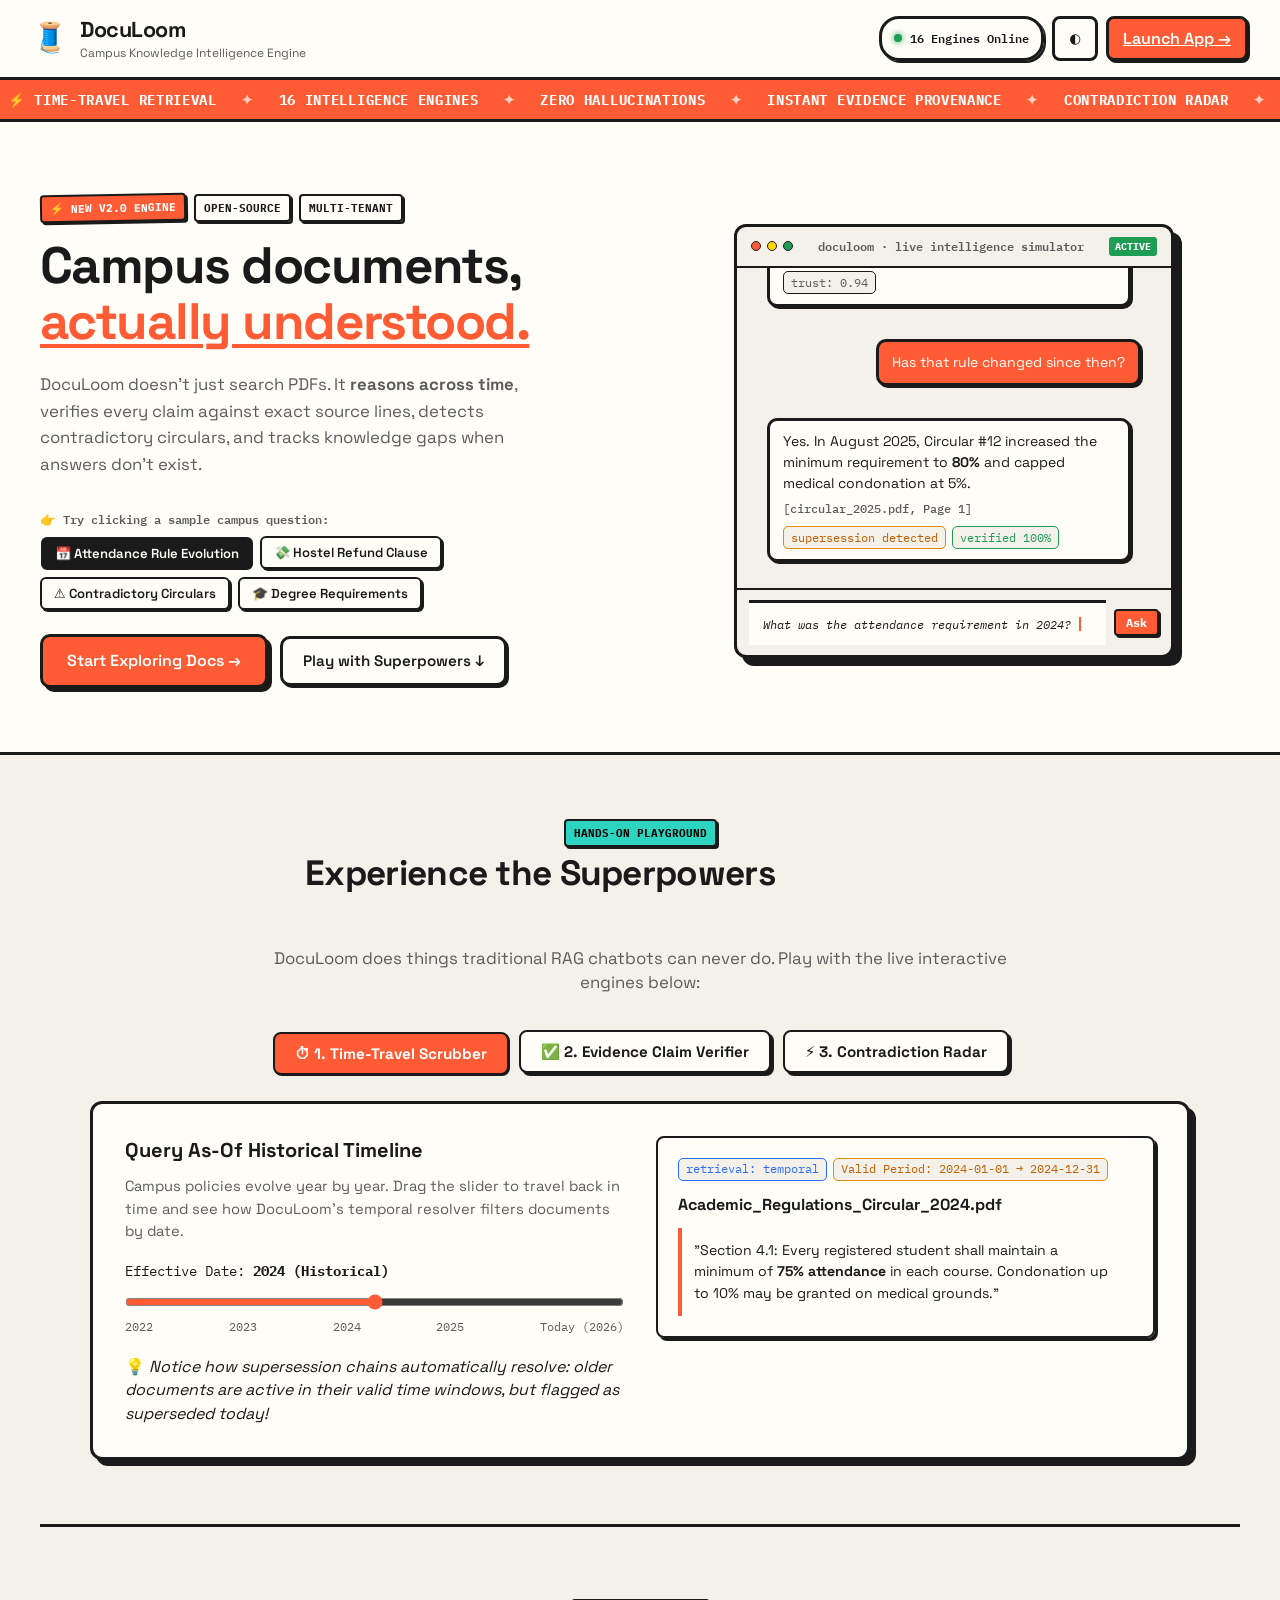
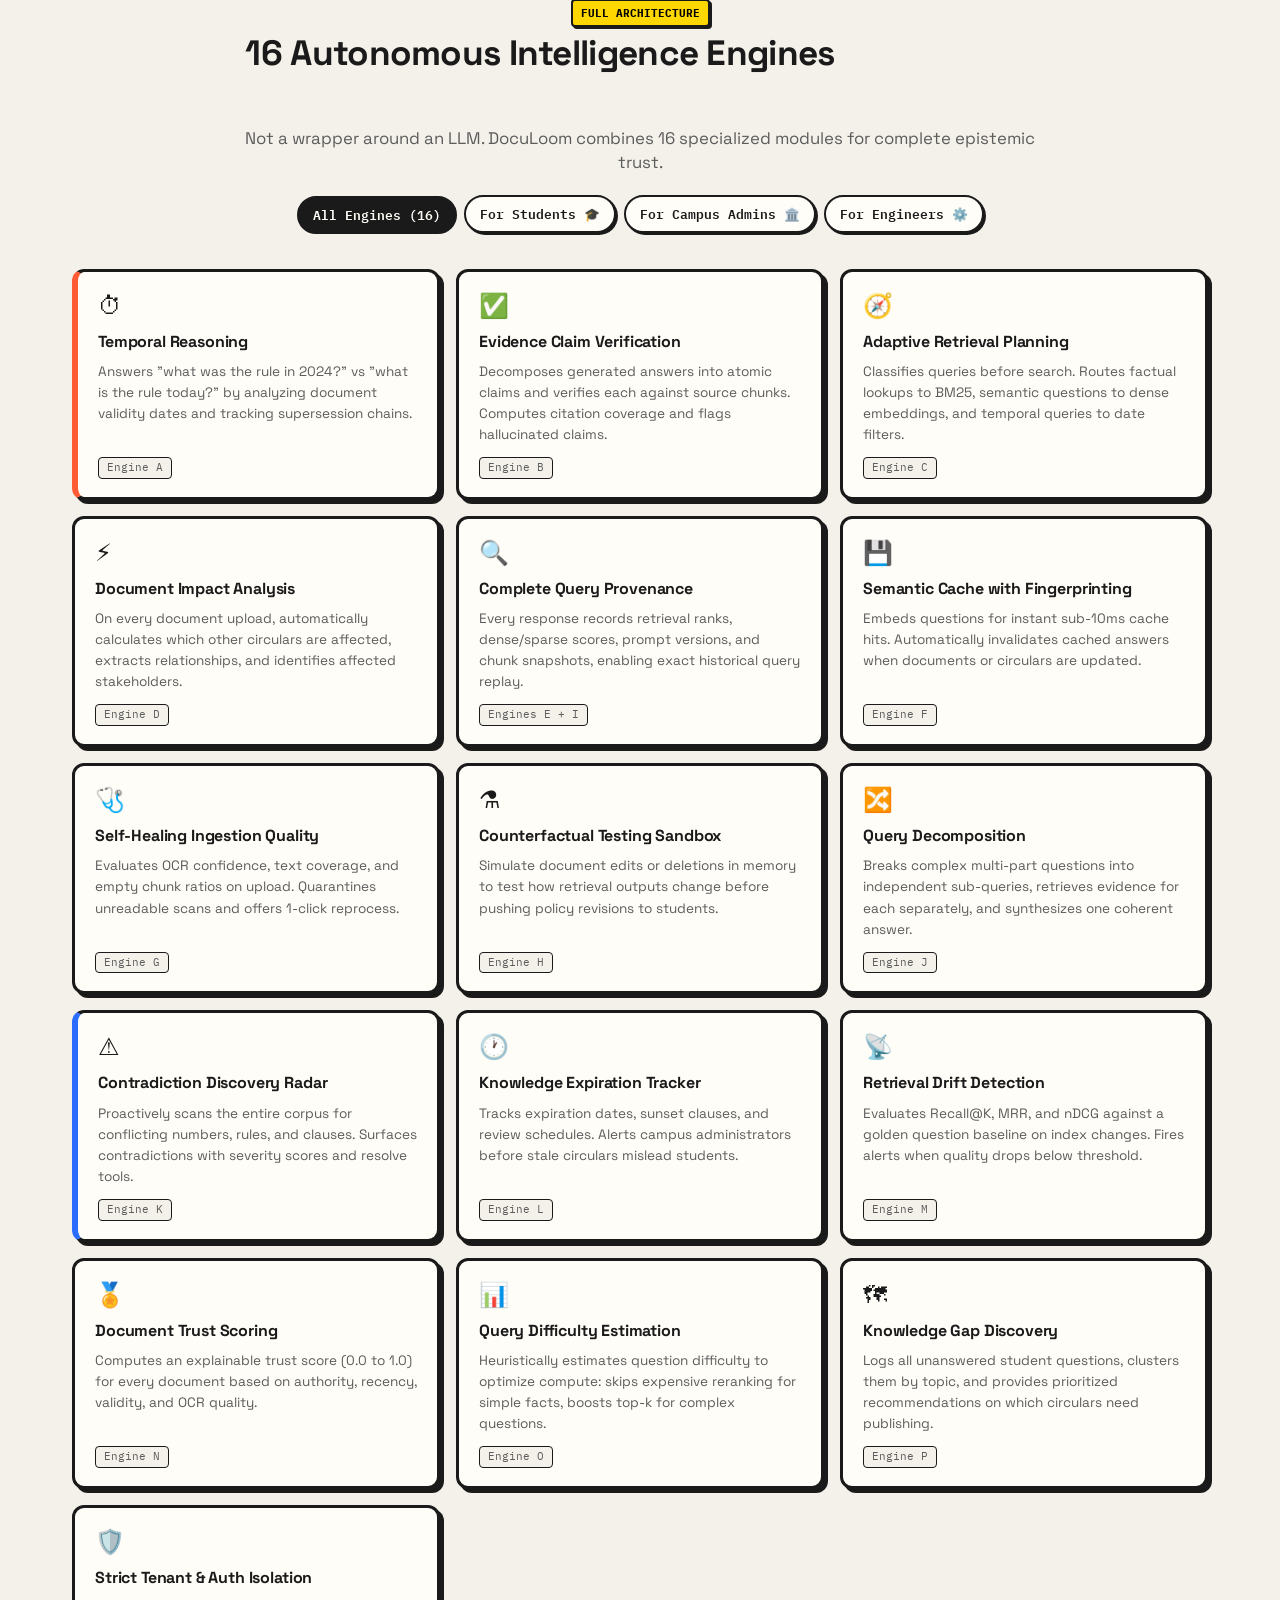
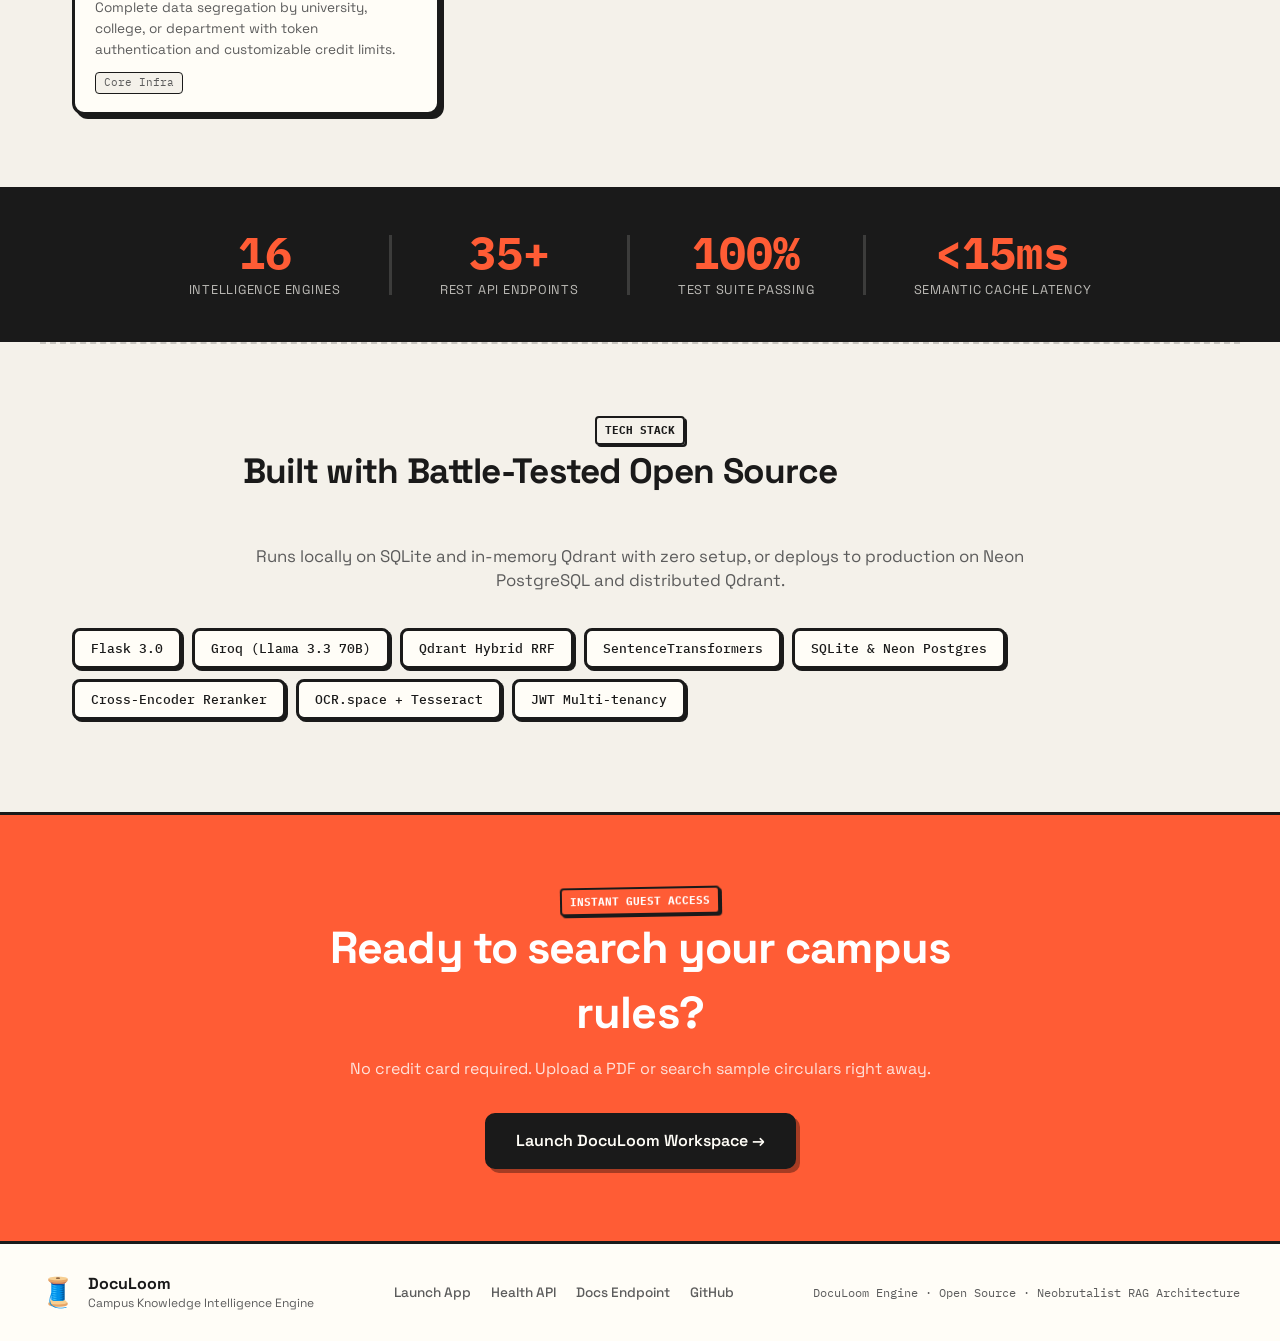
<file: templates/landing.html>
<!DOCTYPE html>
<html lang="en">
<head>
  <meta charset="UTF-8" />
  <meta name="viewport" content="width=device-width, initial-scale=1" />
  <title>DocuLoom — Campus Knowledge Intelligence Engine</title>
  <link rel="preconnect" href="https://fonts.googleapis.com" />
  <link href="https://fonts.googleapis.com/css2?family=Space+Grotesk:wght@400;500;600;700&family=IBM+Plex+Mono:wght@400;500;600&display=swap" rel="stylesheet" />
  <link rel="stylesheet" href="/static/style.css" />
  <link rel="stylesheet" href="/static/landing.css" />
</head>
<body class="landing-body">

  <!-- ── Top bar ──────────────────────────────────────────────────────────── -->
  <header class="lp-topbar">
    <div class="brand">
      <span class="logo">🧵</span>
      <div>
        <h1>DocuLoom</h1>
        <p class="tag">Campus Knowledge Intelligence Engine</p>
      </div>
    </div>
    <div class="top-actions">
      <span class="lp-status-pill"><span class="pulse-dot"></span> 16 Engines Online</span>
      <button id="lpThemeBtn" class="btn btn-ghost" title="Toggle theme">◐</button>
      <a href="/app" class="btn btn-primary lp-nav-cta">Launch App →</a>
    </div>
  </header>

  <!-- ── Marquee Ticker ───────────────────────────────────────────────────── -->
  <div class="lp-ticker-wrap">
    <div class="lp-ticker">
      <span>⚡ TIME-TRAVEL RETRIEVAL</span>
      <span class="ticker-star">✦</span>
      <span>16 INTELLIGENCE ENGINES</span>
      <span class="ticker-star">✦</span>
      <span>ZERO HALLUCINATIONS</span>
      <span class="ticker-star">✦</span>
      <span>INSTANT EVIDENCE PROVENANCE</span>
      <span class="ticker-star">✦</span>
      <span>CONTRADICTION RADAR</span>
      <span class="ticker-star">✦</span>
      <span>SEMANTIC REASONING CACHE</span>
      <span class="ticker-star">✦</span>
      <span>SELF-HEALING OCR INGESTION</span>
      <span class="ticker-star">✦</span>
      <span>⚡ TIME-TRAVEL RETRIEVAL</span>
      <span class="ticker-star">✦</span>
      <span>16 INTELLIGENCE ENGINES</span>
      <span class="ticker-star">✦</span>
      <span>ZERO HALLUCINATIONS</span>
      <span class="ticker-star">✦</span>
      <span>INSTANT EVIDENCE PROVENANCE</span>
    </div>
  </div>

  <!-- ── Hero ─────────────────────────────────────────────────────────────── -->
  <section class="lp-hero">
    <div class="lp-hero-inner">
      <div class="lp-hero-text">
        <div class="lp-badge-row">
          <span class="lp-stamp lp-stamp-hot">⚡ NEW V2.0 ENGINE</span>
          <span class="lp-stamp">OPEN-SOURCE</span>
          <span class="lp-stamp">MULTI-TENANT</span>
        </div>
        <h2 class="lp-headline">
          Campus documents,<br/>
          <span class="lp-accent-word">actually understood.</span>
        </h2>
        <p class="lp-subhead">
          DocuLoom doesn't just search PDFs. It <strong>reasons across time</strong>, verifies every claim against exact source lines, detects contradictory circulars, and tracks knowledge gaps when answers don't exist.
        </p>

        <!-- Interactive Question Chips -->
        <div class="lp-chips-label">👉 Try clicking a sample campus question:</div>
        <div class="lp-demo-chips">
          <button class="lp-chip active" data-q="attendance">📅 Attendance Rule Evolution</button>
          <button class="lp-chip" data-q="refund">💸 Hostel Refund Clause</button>
          <button class="lp-chip" data-q="conflict">⚠️ Contradictory Circulars</button>
          <button class="lp-chip" data-q="credits">🎓 Degree Requirements</button>
        </div>

        <div class="lp-cta-row">
          <a href="/app" class="btn btn-primary lp-cta-main">Start Exploring Docs →</a>
          <a href="#interactive-sandbox" class="btn lp-cta-secondary">Play with Superpowers ↓</a>
        </div>
      </div>

      <!-- Live Interactive Hero Chat Simulator -->
      <div class="lp-hero-visual">
        <div class="lp-chat-mock" id="heroChatMock">
          <div class="lp-mock-bar">
            <div class="lp-mock-dots">
              <span class="lp-mock-dot" style="background:#ff5c35"></span>
              <span class="lp-mock-dot" style="background:#ffd700"></span>
              <span class="lp-mock-dot" style="background:#1f9d55"></span>
            </div>
            <span class="lp-mock-title">doculoom · live intelligence simulator</span>
            <span class="lp-mock-badge">ACTIVE</span>
          </div>

          <div class="lp-mock-body" id="heroChatBody">
            <!-- Simulated messages injected via JS -->
          </div>

          <div class="lp-mock-footer">
            <div class="lp-mock-input">
              <span id="heroTypingInput">What was the attendance rule in 2024?</span>
              <span class="lp-mock-cursor"></span>
            </div>
            <button class="lp-mock-send-btn" id="heroSendBtn">Ask</button>
          </div>
        </div>
      </div>
    </div>
  </section>

  <!-- ── Interactive Superpowers Sandbox ──────────────────────────────────── -->
  <section class="lp-section lp-sandbox-section" id="interactive-sandbox">
    <div class="lp-section-header">
      <span class="lp-stamp lp-stamp-cyan">HANDS-ON PLAYGROUND</span>
      <h2 class="lp-section-title">Experience the Superpowers</h2>
      <p class="lp-section-subtitle">DocuLoom does things traditional RAG chatbots can never do. Play with the live interactive engines below:</p>
    </div>

    <!-- Tab navigation for sandbox -->
    <div class="lp-sandbox-tabs">
      <button class="lp-tab-btn active" data-tab="tab-temporal">⏱ 1. Time-Travel Scrubber</button>
      <button class="lp-tab-btn" data-tab="tab-evidence">✅ 2. Evidence Claim Verifier</button>
      <button class="lp-tab-btn" data-tab="tab-contradiction">⚡ 3. Contradiction Radar</button>
    </div>

    <div class="lp-sandbox-panels">
      <!-- Tab 1: Temporal Scrubber -->
      <div class="lp-tab-panel active" id="tab-temporal">
        <div class="lp-sandbox-grid">
          <div class="lp-sandbox-controls">
            <h3>Query As-Of Historical Timeline</h3>
            <p>Campus policies evolve year by year. Drag the slider to travel back in time and see how DocuLoom's temporal resolver filters documents by date.</p>
            <div class="timeline-slider-wrap">
              <label for="timeSlider" class="timeline-label">Effective Date: <strong id="timelineYearLabel">2024 (Historical)</strong></label>
              <input type="range" id="timeSlider" min="2022" max="2026" value="2024" step="1" class="neobrutal-range" />
              <div class="timeline-ticks">
                <span>2022</span>
                <span>2023</span>
                <span class="active-tick">2024</span>
                <span>2025</span>
                <span>Today (2026)</span>
              </div>
            </div>
            <div class="lp-sandbox-tip">
              💡 <em>Notice how supersession chains automatically resolve: older documents are active in their valid time windows, but flagged as superseded today!</em>
            </div>
          </div>
          <div class="lp-sandbox-preview">
            <div class="lp-preview-card" id="temporalPreviewCard">
              <div class="preview-badge-row">
                <span class="intel-badge strategy" id="temporalStrategyBadge">retrieval: temporal</span>
                <span class="intel-badge temporal" id="temporalStatusBadge">Valid Period: 2024-01-01 → 2024-12-31</span>
              </div>
              <h4 id="temporalDocTitle">Academic_Regulations_Circular_2024.pdf</h4>
              <blockquote id="temporalSnippet">
                "Section 4.1: Every registered student shall maintain a minimum of <strong>75% attendance</strong> in each course. Condonation up to 10% may be granted on medical grounds."
              </blockquote>
              <div class="superseded-alert" id="temporalSupersedeAlert" style="display:none;">
                ⚠️ <strong>Superseded Notice:</strong> This policy was revoked by <em>Circular_2025_RevB.pdf</em> effective August 2025 (minimum raised to 80%).
              </div>
            </div>
          </div>
        </div>
      </div>

      <!-- Tab 2: Evidence Claim Verifier -->
      <div class="lp-tab-panel" id="tab-evidence">
        <div class="lp-sandbox-grid">
          <div class="lp-sandbox-controls">
            <h3>Atomic Claim Alignment & Verification</h3>
            <p>Every generated answer is split into distinct factual claims. Each claim is cross-checked against source chunks. Click any claim to view its grounding proof:</p>
            <div class="claims-list" id="claimsList">
              <div class="claim-item active" data-claim="0">
                <span class="claim-icon supported">✓</span>
                <span class="claim-text">Claim 1: Hostel fee refund is 90% if withdrawn within 15 days of admission.</span>
              </div>
              <div class="claim-item" data-claim="1">
                <span class="claim-icon supported">✓</span>
                <span class="claim-text">Claim 2: Caution deposit is 100% refundable after clearance.</span>
              </div>
              <div class="claim-item" data-claim="2">
                <span class="claim-icon unsupported">✕</span>
                <span class="claim-text">Claim 3: Mess fees are non-refundable under any circumstance.</span>
              </div>
            </div>
          </div>
          <div class="lp-sandbox-preview">
            <div class="lp-preview-card" id="evidenceProofCard">
              <div class="preview-badge-row">
                <span class="intel-badge verified" id="evidenceVerdictBadge">Verdict: SUPPORTED</span>
                <span class="intel-badge difficulty">Confidence: 96%</span>
              </div>
              <h4>Matched Evidence Passage:</h4>
              <p class="source-tag" id="evidenceSourceTag">Source: <em>Hostel_Manual_2024.pdf</em>, Page 12, Paragraph 3</p>
              <blockquote id="evidencePassageText">
                "Rule 8.3: In the event of a student leaving the hostel within 15 days of formal registration, <strong>ninety percent (90%) of the total room rent</strong> shall be refunded. Caution deposit will be returned in full."
              </blockquote>
            </div>
          </div>
        </div>
      </div>

      <!-- Tab 3: Contradiction Radar -->
      <div class="lp-tab-panel" id="tab-contradiction">
        <div class="lp-sandbox-grid">
          <div class="lp-sandbox-controls">
            <h3>Autonomous Cross-Document Conflict Radar</h3>
            <p>When administrators issue multiple circulars, contradictions happen. DocuLoom detects conflicting numbers and terms across documents automatically:</p>
            <div class="conflict-summary-box">
              <span class="conflict-severity high">HIGH SEVERITY CONFLICT DETECTED</span>
              <p>Conflicting policy on <strong>Late Course Drop Penalty</strong> detected between Faculty Notice and Student Handbook.</p>
              <button class="btn btn-sm btn-primary" id="resolveConflictBtn">⚡ Auto-Arbitrate Conflict</button>
            </div>
          </div>
          <div class="lp-sandbox-preview">
            <div class="conflict-compare-grid">
              <div class="compare-doc">
                <div class="doc-header">Academic Handbook (2024)</div>
                <div class="doc-snippet">
                  "Late course drops after Week 2 will incur a penalty fine of <strong>₹500 per credit</strong>."
                </div>
              </div>
              <div class="compare-doc highlight">
                <div class="doc-header">Dean Circular #44 (2025)</div>
                <div class="doc-snippet">
                  "All course drops permitted up to Week 4 with <strong>zero financial penalty</strong>."
                </div>
              </div>
            </div>
            <div class="resolution-result" id="resolutionResult" style="display:none;">
              ✅ <strong>Resolution:</strong> Dean Circular #44 (2025) supersedes Academic Handbook (2024) based on issuance date authority hierarchy. Zero penalty applies.
            </div>
          </div>
        </div>
      </div>
    </div>
  </section>

  <!-- ── 16 Intelligence Capabilities Grid ────────────────────────────────── -->
  <section class="lp-section">
    <div class="lp-section-header">
      <span class="lp-stamp lp-stamp-yellow">FULL ARCHITECTURE</span>
      <h2 class="lp-section-title">16 Autonomous Intelligence Engines</h2>
      <p class="lp-section-subtitle">Not a wrapper around an LLM. DocuLoom combines 16 specialized modules for complete epistemic trust.</p>

      <!-- Filter pills -->
      <div class="lp-filter-pills">
        <button class="lp-filter-pill active" data-filter="all">All Engines (16)</button>
        <button class="lp-filter-pill" data-filter="student">For Students 🎓</button>
        <button class="lp-filter-pill" data-filter="admin">For Campus Admins 🏛️</button>
        <button class="lp-filter-pill" data-filter="engineer">For Engineers ⚙️</button>
      </div>
    </div>

    <div class="lp-features-grid" id="featuresGrid">

      <div class="lp-feature-card lp-fc-accent" data-cat="student admin">
        <div class="lp-fc-icon">⏱</div>
        <h3>Temporal Reasoning</h3>
        <p>Answers "what was the rule in 2024?" vs "what is the rule today?" by analyzing document validity dates and tracking supersession chains.</p>
        <span class="lp-fc-tag">Engine A</span>
      </div>

      <div class="lp-feature-card" data-cat="student engineer">
        <div class="lp-fc-icon">✅</div>
        <h3>Evidence Claim Verification</h3>
        <p>Decomposes generated answers into atomic claims and verifies each against source chunks. Computes citation coverage and flags hallucinated claims.</p>
        <span class="lp-fc-tag">Engine B</span>
      </div>

      <div class="lp-feature-card" data-cat="engineer">
        <div class="lp-fc-icon">🧭</div>
        <h3>Adaptive Retrieval Planning</h3>
        <p>Classifies queries before search. Routes factual lookups to BM25, semantic questions to dense embeddings, and temporal queries to date filters.</p>
        <span class="lp-fc-tag">Engine C</span>
      </div>

      <div class="lp-feature-card" data-cat="admin">
        <div class="lp-fc-icon">⚡</div>
        <h3>Document Impact Analysis</h3>
        <p>On every document upload, automatically calculates which other circulars are affected, extracts relationships, and identifies affected stakeholders.</p>
        <span class="lp-fc-tag">Engine D</span>
      </div>

      <div class="lp-feature-card" data-cat="engineer admin">
        <div class="lp-fc-icon">🔍</div>
        <h3>Complete Query Provenance</h3>
        <p>Every response records retrieval ranks, dense/sparse scores, prompt versions, and chunk snapshots, enabling exact historical query replay.</p>
        <span class="lp-fc-tag">Engines E + I</span>
      </div>

      <div class="lp-feature-card" data-cat="engineer">
        <div class="lp-fc-icon">💾</div>
        <h3>Semantic Cache with Fingerprinting</h3>
        <p>Embeds questions for instant sub-10ms cache hits. Automatically invalidates cached answers when documents or circulars are updated.</p>
        <span class="lp-fc-tag">Engine F</span>
      </div>

      <div class="lp-feature-card" data-cat="admin engineer">
        <div class="lp-fc-icon">🩺</div>
        <h3>Self-Healing Ingestion Quality</h3>
        <p>Evaluates OCR confidence, text coverage, and empty chunk ratios on upload. Quarantines unreadable scans and offers 1-click reprocess.</p>
        <span class="lp-fc-tag">Engine G</span>
      </div>

      <div class="lp-feature-card" data-cat="engineer admin">
        <div class="lp-fc-icon">⚗️</div>
        <h3>Counterfactual Testing Sandbox</h3>
        <p>Simulate document edits or deletions in memory to test how retrieval outputs change before pushing policy revisions to students.</p>
        <span class="lp-fc-tag">Engine H</span>
      </div>

      <div class="lp-feature-card" data-cat="student engineer">
        <div class="lp-fc-icon">🔀</div>
        <h3>Query Decomposition</h3>
        <p>Breaks complex multi-part questions into independent sub-queries, retrieves evidence for each separately, and synthesizes one coherent answer.</p>
        <span class="lp-fc-tag">Engine J</span>
      </div>

      <div class="lp-feature-card lp-fc-accent2" data-cat="admin student">
        <div class="lp-fc-icon">⚠️</div>
        <h3>Contradiction Discovery Radar</h3>
        <p>Proactively scans the entire corpus for conflicting numbers, rules, and clauses. Surfaces contradictions with severity scores and resolve tools.</p>
        <span class="lp-fc-tag">Engine K</span>
      </div>

      <div class="lp-feature-card" data-cat="admin">
        <div class="lp-fc-icon">🕐</div>
        <h3>Knowledge Expiration Tracker</h3>
        <p>Tracks expiration dates, sunset clauses, and review schedules. Alerts campus administrators before stale circulars mislead students.</p>
        <span class="lp-fc-tag">Engine L</span>
      </div>

      <div class="lp-feature-card" data-cat="engineer">
        <div class="lp-fc-icon">📡</div>
        <h3>Retrieval Drift Detection</h3>
        <p>Evaluates Recall@K, MRR, and nDCG against a golden question baseline on index changes. Fires alerts when quality drops below threshold.</p>
        <span class="lp-fc-tag">Engine M</span>
      </div>

      <div class="lp-feature-card" data-cat="student admin">
        <div class="lp-fc-icon">🏅</div>
        <h3>Document Trust Scoring</h3>
        <p>Computes an explainable trust score (0.0 to 1.0) for every document based on authority, recency, validity, and OCR quality.</p>
        <span class="lp-fc-tag">Engine N</span>
      </div>

      <div class="lp-feature-card" data-cat="engineer">
        <div class="lp-fc-icon">📊</div>
        <h3>Query Difficulty Estimation</h3>
        <p>Heuristically estimates question difficulty to optimize compute: skips expensive reranking for simple facts, boosts top-k for complex questions.</p>
        <span class="lp-fc-tag">Engine O</span>
      </div>

      <div class="lp-feature-card" data-cat="admin">
        <div class="lp-fc-icon">🗺</div>
        <h3>Knowledge Gap Discovery</h3>
        <p>Logs all unanswered student questions, clusters them by topic, and provides prioritized recommendations on which circulars need publishing.</p>
        <span class="lp-fc-tag">Engine P</span>
      </div>

      <div class="lp-feature-card" data-cat="engineer student">
        <div class="lp-fc-icon">🛡️</div>
        <h3>Strict Tenant & Auth Isolation</h3>
        <p>Complete data segregation by university, college, or department with token authentication and customizable credit limits.</p>
        <span class="lp-fc-tag">Core Infra</span>
      </div>

    </div>
  </section>

  <!-- ── Big Number Stats Bar ─────────────────────────────────────────────── -->
  <section class="lp-stats-bar">
    <div class="lp-stat">
      <span class="lp-stat-val">16</span>
      <span class="lp-stat-label">intelligence engines</span>
    </div>
    <div class="lp-stat-divider"></div>
    <div class="lp-stat">
      <span class="lp-stat-val">35+</span>
      <span class="lp-stat-label">REST API endpoints</span>
    </div>
    <div class="lp-stat-divider"></div>
    <div class="lp-stat">
      <span class="lp-stat-val">100%</span>
      <span class="lp-stat-label">test suite passing</span>
    </div>
    <div class="lp-stat-divider"></div>
    <div class="lp-stat">
      <span class="lp-stat-val">&lt;15ms</span>
      <span class="lp-stat-label">semantic cache latency</span>
    </div>
  </section>

  <!-- ── Architecture Stack ────────────────────────────────────────────────── -->
  <section class="lp-section lp-stack-section">
    <div class="lp-section-header">
      <span class="lp-stamp">TECH STACK</span>
      <h2 class="lp-section-title">Built with Battle-Tested Open Source</h2>
      <p class="lp-section-subtitle">Runs locally on SQLite and in-memory Qdrant with zero setup, or deploys to production on Neon PostgreSQL and distributed Qdrant.</p>
    </div>
    <div class="lp-stack-grid">
      <div class="lp-stack-chip">Flask 3.0</div>
      <div class="lp-stack-chip">Groq (Llama 3.3 70B)</div>
      <div class="lp-stack-chip">Qdrant Hybrid RRF</div>
      <div class="lp-stack-chip">SentenceTransformers</div>
      <div class="lp-stack-chip">SQLite & Neon Postgres</div>
      <div class="lp-stack-chip">Cross-Encoder Reranker</div>
      <div class="lp-stack-chip">OCR.space + Tesseract</div>
      <div class="lp-stack-chip">JWT Multi-tenancy</div>
    </div>
  </section>

  <!-- ── Final Call to Action ─────────────────────────────────────────────── -->
  <section class="lp-final-cta">
    <div class="lp-final-cta-inner">
      <span class="lp-stamp lp-stamp-hot">INSTANT GUEST ACCESS</span>
      <h2>Ready to search your campus rules?</h2>
      <p>No credit card required. Upload a PDF or search sample circulars right away.</p>
      <a href="/app" class="btn btn-primary lp-cta-main">Launch DocuLoom Workspace →</a>
    </div>
  </section>

  <!-- ── Footer ────────────────────────────────────────────────────────────── -->
  <footer class="lp-footer">
    <div class="lp-footer-inner">
      <div class="brand">
        <span class="logo">🧵</span>
        <div>
          <strong>DocuLoom</strong>
          <p class="tag">Campus Knowledge Intelligence Engine</p>
        </div>
      </div>
      <div class="lp-footer-links">
        <a href="/app">Launch App</a>
        <a href="/health">Health API</a>
        <a href="/api/docs">Docs Endpoint</a>
        <a href="https://github.com/your-org/doculoom" target="_blank" rel="noopener">GitHub</a>
      </div>
      <p class="lp-footer-copy">DocuLoom Engine · Open Source · Neobrutalist RAG Architecture</p>
    </div>
  </footer>

  <!-- ── Interactive Landing Page Script ───────────────────────────────────── -->
  <script>
    // Theme toggle
    const theme = localStorage.getItem("dl_theme") || "light";
    document.documentElement.setAttribute("data-theme", theme);
    document.getElementById("lpThemeBtn").addEventListener("click", () => {
      const next = document.documentElement.getAttribute("data-theme") === "dark" ? "light" : "dark";
      document.documentElement.setAttribute("data-theme", next);
      localStorage.setItem("dl_theme", next);
    });

    // Simulated Chat Scenarios
    const scenarios = {
      attendance: {
        question: "What was the attendance requirement in 2024?",
        answer: "In 2024, the minimum attendance required to appear for semester examinations was <strong>75%</strong> per course. Condonation up to 10% could be granted for certified medical illness.",
        cite: "[circular_2024.pdf, Page 2]",
        badges: [
          { text: "strategy: temporal", cls: "strategy" },
          { text: "2/2 claims verified", cls: "verified" },
          { text: "trust: 0.94", cls: "difficulty" }
        ],
        followUp: {
          question: "Has that rule changed since then?",
          answer: "Yes. In August 2025, Circular #12 increased the minimum requirement to <strong>80%</strong> and capped medical condonation at 5%.",
          cite: "[circular_2025.pdf, Page 1]",
          badges: [
            { text: "supersession detected", cls: "temporal" },
            { text: "verified 100%", cls: "verified" }
          ]
        }
      },
      refund: {
        question: "What is the hostel refund policy if I withdraw?",
        answer: "If withdrawal occurs within <strong>15 days of formal admission</strong>, you are entitled to a <strong>90% refund</strong> of the total room fee. Caution deposits are refunded 100% after clearance.",
        cite: "[Hostel_Manual_2024.pdf, Page 12]",
        badges: [
          { text: "strategy: factual_lookup", cls: "strategy" },
          { text: "claims verified: 2/2", cls: "verified" },
          { text: "cache: fresh", cls: "cache" }
        ]
      },
      conflict: {
        question: "What is the penalty for late course drop?",
        answer: "⚠️ <strong>Notice of Conflicting Circulars:</strong> Academic Handbook (Page 14) states a fine of <strong>₹500 per credit</strong>, whereas Dean Circular #44 specifies <strong>₹0 penalty</strong> before Week 4. Dean Circular #44 supersedes as it is more recent.",
        cite: "[Dean_Circular_44.pdf, Page 1]",
        badges: [
          { text: "conflict resolved", cls: "temporal" },
          { text: "severity: high", cls: "strategy" }
        ]
      },
      credits: {
        question: "How many elective credits are required for graduation?",
        answer: "Under the 2023-2027 curriculum, students require a minimum of <strong>18 professional elective credits</strong> and <strong>12 open elective credits</strong> in addition to core requirements.",
        cite: "[Curriculum_Structure_2023.pdf, Page 6]",
        badges: [
          { text: "strategy: hybrid", cls: "strategy" },
          { text: "confidence: 0.98", cls: "verified" }
        ]
      }
    };

    function renderScenario(key) {
      const sc = scenarios[key];
      const body = document.getElementById("heroChatBody");
      const inputEl = document.getElementById("heroTypingInput");
      inputEl.textContent = sc.question;

      let html = `
        <div class="lp-mock-msg lp-mock-user">${sc.question}</div>
        <div class="lp-mock-msg lp-mock-bot">
          ${sc.answer}
          <div class="lp-mock-cite">${sc.cite}</div>
          <div class="lp-mock-badges">
            ${sc.badges.map(b => `<span class="intel-badge ${b.cls}">${b.text}</span>`).join("")}
          </div>
        </div>
      `;

      if (sc.followUp) {
        html += `
          <div class="lp-mock-msg lp-mock-user">${sc.followUp.question}</div>
          <div class="lp-mock-msg lp-mock-bot">
            ${sc.followUp.answer}
            <div class="lp-mock-cite">${sc.followUp.cite}</div>
            <div class="lp-mock-badges">
              ${sc.followUp.badges.map(b => `<span class="intel-badge ${b.cls}">${b.text}</span>`).join("")}
            </div>
          </div>
        `;
      }
      body.innerHTML = html;
      body.scrollTop = body.scrollHeight;
    }

    // Initialize chips
    document.querySelectorAll(".lp-chip").forEach(btn => {
      btn.addEventListener("click", () => {
        document.querySelectorAll(".lp-chip").forEach(b => b.classList.remove("active"));
        btn.classList.add("active");
        renderScenario(btn.dataset.q);
      });
    });

    renderScenario("attendance");

    // Sandbox Tabs
    document.querySelectorAll(".lp-tab-btn").forEach(btn => {
      btn.addEventListener("click", () => {
        document.querySelectorAll(".lp-tab-btn").forEach(b => b.classList.remove("active"));
        document.querySelectorAll(".lp-tab-panel").forEach(p => p.classList.remove("active"));
        btn.classList.add("active");
        document.getElementById(btn.dataset.tab).classList.add("active");
      });
    });

    // Sandbox 1: Time Slider
    const timeSlider = document.getElementById("timeSlider");
    const yearLabel = document.getElementById("timelineYearLabel");
    const tempSnippet = document.getElementById("temporalSnippet");
    const tempStatus = document.getElementById("temporalStatusBadge");
    const tempAlert = document.getElementById("temporalSupersedeAlert");
    const tempTitle = document.getElementById("temporalDocTitle");

    timeSlider.addEventListener("input", (e) => {
      const val = parseInt(e.target.value);
      if (val <= 2024) {
        yearLabel.textContent = `${val} (Historical Rule)`;
        tempTitle.textContent = "Academic_Regulations_Circular_2024.pdf";
        tempSnippet.innerHTML = `"Section 4.1: Every registered student shall maintain a minimum of <strong>75% attendance</strong> in each course. Condonation up to 10% may be granted on medical grounds."`;
        tempStatus.textContent = `Valid Period: ${val}-01-01 → ${val}-12-31`;
        tempAlert.style.display = "none";
      } else {
        yearLabel.textContent = `${val} (Current Rule)`;
        tempTitle.textContent = "Circular_2025_RevB.pdf";
        tempSnippet.innerHTML = `"Section 2.0: Revised attendance norm is <strong>80% minimum</strong>. Medical condonation capped at 5%. Revokes all prior guidelines from 2024."`;
        tempStatus.textContent = `Valid Period: ${val}-08-01 → Present`;
        tempAlert.style.display = "block";
      }
    });

    // Sandbox 2: Evidence claim clicking
    const claimData = [
      {
        verdict: "SUPPORTED",
        conf: "96%",
        cls: "verified",
        source: "Hostel_Manual_2024.pdf, Page 12, Paragraph 3",
        text: `"Rule 8.3: In the event of a student leaving the hostel within 15 days of formal registration, <strong>ninety percent (90%) of the total room rent</strong> shall be refunded. Caution deposit will be returned in full."`
      },
      {
        verdict: "SUPPORTED",
        conf: "99%",
        cls: "verified",
        source: "Hostel_Manual_2024.pdf, Page 12, Paragraph 4",
        text: `"Rule 8.4: The security caution deposit of ₹10,000 is <strong>refundable in full (100%)</strong> upon submission of hostel no-dues clearance certificate."`
      },
      {
        verdict: "UNSUPPORTED",
        conf: "12%",
        cls: "temporal",
        source: "Mess_Contract_Addendum_2024.pdf, Clause 5",
        text: `"Clause 5: Pro-rata mess fee refund is permitted if withdrawal is accompanied by valid warden approval. <em>The claim that mess fee is completely non-refundable is contradicted by source text.</em>"`
      }
    ];

    document.querySelectorAll(".claim-item").forEach(item => {
      item.addEventListener("click", () => {
        document.querySelectorAll(".claim-item").forEach(c => c.classList.remove("active"));
        item.classList.add("active");
        const idx = parseInt(item.dataset.claim);
        const data = claimData[idx];
        const vBadge = document.getElementById("evidenceVerdictBadge");
        vBadge.textContent = "Verdict: " + data.verdict;
        vBadge.className = "intel-badge " + data.cls;
        document.getElementById("evidenceSourceTag").innerHTML = "Source: <em>" + data.source + "</em>";
        document.getElementById("evidencePassageText").innerHTML = data.text;
      });
    });

    // Sandbox 3: Contradiction Resolve Button
    document.getElementById("resolveConflictBtn").addEventListener("click", () => {
      const res = document.getElementById("resolutionResult");
      res.style.display = "block";
      res.scrollIntoView({ behavior: "smooth", block: "nearest" });
    });

    // Feature filter pills
    document.querySelectorAll(".lp-filter-pill").forEach(pill => {
      pill.addEventListener("click", () => {
        document.querySelectorAll(".lp-filter-pill").forEach(p => p.classList.remove("active"));
        pill.classList.add("active");
        const filter = pill.dataset.filter;
        document.querySelectorAll(".lp-feature-card").forEach(card => {
          if (filter === "all") {
            card.style.display = "flex";
          } else {
            const cats = card.dataset.cat || "";
            card.style.display = cats.includes(filter) ? "flex" : "none";
          }
        });
      });
    });
  </script>
</body>
</html>
</file>
<file: static/style.css>
:root {
  --bg: #f4f1ea;
  --surface: #fffdf7;
  --ink: #1a1a1a;
  --muted: #5c5c5c;
  --accent: #ff5c35;
  --accent-2: #2b6cff;
  --ok: #1f9d55;
  --border: 3px solid #1a1a1a;
  --shadow: 4px 4px 0 #1a1a1a;
  --radius: 12px;
  --font: "Space Grotesk", system-ui, sans-serif;
  --mono: "IBM Plex Mono", ui-monospace, monospace;
}

[data-theme="dark"] {
  --bg: #121212;
  --surface: #1c1c1c;
  --ink: #f2f2f2;
  --muted: #a0a0a0;
  --accent: #ff7a55;
  --accent-2: #6b9bff;
  --ok: #3dd68c;
  --border: 3px solid #f2f2f2;
  --shadow: 4px 4px 0 #000;
}

* { box-sizing: border-box; margin: 0; padding: 0; }

body {
  font-family: var(--font);
  background: var(--bg);
  color: var(--ink);
  min-height: 100vh;
  line-height: 1.45;
}

#app { max-width: 1280px; margin: 0 auto; padding: 16px; }

.topbar {
  display: flex;
  align-items: center;
  justify-content: space-between;
  padding: 12px 16px;
  background: var(--surface);
  border: var(--border);
  box-shadow: var(--shadow);
  border-radius: var(--radius);
  margin-bottom: 16px;
}

.brand { display: flex; gap: 12px; align-items: center; }
.logo { font-size: 1.8rem; }
.brand h1 { font-size: 1.35rem; font-weight: 700; letter-spacing: -0.02em; }
.tag { font-size: 0.75rem; color: var(--muted); }

.top-actions { display: flex; gap: 8px; }

.btn {
  font-family: var(--font);
  font-weight: 600;
  border: var(--border);
  border-radius: 8px;
  padding: 8px 14px;
  cursor: pointer;
  background: var(--surface);
  color: var(--ink);
  box-shadow: 2px 2px 0 var(--ink);
  transition: transform 0.08s, box-shadow 0.08s;
}
.btn:hover { transform: translate(-1px, -1px); box-shadow: 3px 3px 0 var(--ink); }
.btn:active { transform: translate(1px, 1px); box-shadow: 1px 1px 0 var(--ink); }
.btn-primary { background: var(--accent); color: #fff; }
.btn-ghost { background: transparent; box-shadow: none; }
.btn-ask { min-width: 88px; height: 100%; }

.layout {
  display: grid;
  grid-template-columns: 300px 1fr;
  gap: 16px;
  height: calc(100vh - 120px);
}

.sidebar { overflow-y: auto; padding-right: 4px; }

@media (max-width: 860px) {
  .layout { grid-template-columns: 1fr; height: auto; }
  .sidebar { max-height: 40vh; }
}

.panel {
  background: var(--surface);
  border: var(--border);
  box-shadow: var(--shadow);
  border-radius: var(--radius);
  padding: 14px;
  margin-bottom: 12px;
}
.panel h2 {
  font-size: 0.85rem;
  text-transform: uppercase;
  letter-spacing: 0.06em;
  margin-bottom: 10px;
  color: var(--muted);
}

.dropzone {
  border: 2px dashed var(--ink);
  border-radius: 10px;
  padding: 20px 12px;
  text-align: center;
  cursor: pointer;
  background: color-mix(in srgb, var(--accent) 8%, transparent);
  transition: background 0.15s;
}
.dropzone.dragover { background: color-mix(in srgb, var(--accent) 22%, transparent); }
.dropzone .muted { font-size: 0.8rem; color: var(--muted); margin-top: 4px; }

.status { font-size: 0.8rem; margin-top: 8px; min-height: 1.2em; }
.status.ok { color: var(--ok); }
.status.err { color: var(--accent); }

.doc-list { list-style: none; max-height: 280px; overflow-y: auto; margin-top: 10px; }
.doc-list li {
  display: flex;
  justify-content: space-between;
  align-items: center;
  gap: 8px;
  padding: 8px;
  border: 2px solid var(--ink);
  border-radius: 8px;
  margin-bottom: 6px;
  font-size: 0.85rem;
}
.doc-list .name { overflow: hidden; text-overflow: ellipsis; white-space: nowrap; flex: 1; }
.doc-list .badge {
  font-family: var(--mono);
  font-size: 0.7rem;
  padding: 2px 6px;
  border-radius: 4px;
  background: var(--bg);
  border: 1px solid var(--ink);
}
.doc-list .badge.ready { background: color-mix(in srgb, var(--ok) 25%, transparent); }
.doc-list .badge.failed { background: color-mix(in srgb, var(--accent) 25%, transparent); }

.meta-row {
  display: flex;
  justify-content: space-between;
  font-size: 0.85rem;
  margin-bottom: 6px;
}
.meta-row code {
  font-family: var(--mono);
  font-size: 0.8rem;
  background: var(--bg);
  padding: 2px 6px;
  border-radius: 4px;
}

.chat-panel {
  display: flex;
  flex-direction: column;
  background: var(--surface);
  border: var(--border);
  box-shadow: var(--shadow);
  border-radius: var(--radius);
  overflow: hidden;
  height: 100%;
  max-height: 100%;
}

.messages {
  flex: 1;
  overflow-y: auto;
  padding: 16px;
  display: flex;
  flex-direction: column;
  gap: 12px;
}

.msg { display: flex; max-width: 92%; }
.msg.user { align-self: flex-end; }
.msg.assistant { align-self: flex-start; }

.bubble {
  padding: 12px 14px;
  border: var(--border);
  border-radius: 12px;
  box-shadow: 2px 2px 0 var(--ink);
  background: var(--bg);
}
.msg.user .bubble {
  background: var(--accent);
  color: #fff;
  border-color: var(--ink);
}
.bubble p { margin-bottom: 0.4em; }
.bubble p:last-child { margin-bottom: 0; }
.bubble ul { padding-left: 1.2em; margin: 0.3em 0; }

.sources {
  margin-top: 10px;
  padding-top: 8px;
  border-top: 2px dashed color-mix(in srgb, var(--ink) 30%, transparent);
  font-size: 0.78rem;
}
.sources h4 { font-size: 0.72rem; text-transform: uppercase; color: var(--muted); margin-bottom: 4px; }
.source-chip {
  display: inline-block;
  margin: 2px 4px 2px 0;
  padding: 3px 8px;
  border: 2px solid var(--ink);
  border-radius: 6px;
  background: var(--surface);
  font-family: var(--mono);
  cursor: default;
}
.cite {
  font-family: var(--mono);
  font-size: 0.85em;
  color: var(--accent-2);
  font-weight: 500;
}

.ask-form {
  display: flex;
  gap: 10px;
  padding: 12px;
  border-top: var(--border);
  background: var(--surface);
}
.ask-form textarea {
  flex: 1;
  resize: none;
  font-family: var(--font);
  font-size: 0.95rem;
  padding: 10px 12px;
  border: var(--border);
  border-radius: 10px;
  background: var(--bg);
  color: var(--ink);
  outline: none;
}
.ask-form textarea:focus { box-shadow: 2px 2px 0 var(--accent-2); }

.modal {
  position: fixed;
  inset: 0;
  background: rgba(0,0,0,0.45);
  display: flex;
  align-items: center;
  justify-content: center;
  z-index: 50;
}
.modal.hidden { display: none; }
.modal-card {
  position: relative;
  background: var(--surface);
  border: var(--border);
  box-shadow: var(--shadow);
  border-radius: var(--radius);
  padding: 24px;
  width: min(380px, 92vw);
}
.modal-card h2 { margin-bottom: 14px; }
.modal-card label {
  display: block;
  font-size: 0.85rem;
  margin-bottom: 10px;
}
.modal-card input {
  display: block;
  width: 100%;
  margin-top: 4px;
  padding: 8px 10px;
  border: var(--border);
  border-radius: 8px;
  font-family: var(--font);
  background: var(--bg);
  color: var(--ink);
}
.modal-actions {
  display: flex;
  justify-content: space-between;
  align-items: center;
  margin-top: 14px;
  gap: 8px;
}
.modal-close {
  position: absolute;
  top: 8px;
  right: 12px;
  border: none;
  background: none;
  font-size: 1.4rem;
  cursor: pointer;
  color: var(--ink);
}
.hidden { display: none !important; }

.typing::after {
  content: "…";
  animation: blink 1s infinite;
}
@keyframes blink { 50% { opacity: 0.3; } }

/* ═══════════════════════════════════════════════════════════════════
   Intelligence Engine — Admin Panel Styles
   ═══════════════════════════════════════════════════════════════════ */

/* Nav tabs */
.nav-tabs {
  display: flex;
  gap: 6px;
  flex-wrap: wrap;
  margin-bottom: 14px;
}
.nav-tab {
  font-family: var(--font);
  font-size: 0.8rem;
  font-weight: 600;
  padding: 6px 12px;
  border: var(--border);
  border-radius: 8px;
  cursor: pointer;
  background: var(--bg);
  color: var(--ink);
  box-shadow: 2px 2px 0 var(--ink);
  transition: transform 0.08s, box-shadow 0.08s;
}
.nav-tab:hover { transform: translate(-1px,-1px); box-shadow: 3px 3px 0 var(--ink); }
.nav-tab.active {
  background: var(--accent-2);
  color: #fff;
  box-shadow: 2px 2px 0 var(--ink);
}

/* Admin panel view (full-width overlay) */
.admin-panel {
  position: fixed;
  inset: 0;
  background: var(--bg);
  z-index: 40;
  overflow-y: auto;
  padding: 20px;
  display: flex;
  flex-direction: column;
  gap: 16px;
}
.admin-panel.hidden { display: none !important; }
.admin-topbar {
  display: flex;
  align-items: center;
  justify-content: space-between;
  padding-bottom: 12px;
  border-bottom: var(--border);
}
.admin-topbar h1 { font-size: 1.2rem; font-weight: 700; }

/* Section cards */
.intel-card {
  background: var(--surface);
  border: var(--border);
  box-shadow: var(--shadow);
  border-radius: var(--radius);
  padding: 16px;
}
.intel-card h3 {
  font-size: 0.8rem;
  text-transform: uppercase;
  letter-spacing: 0.07em;
  color: var(--muted);
  margin-bottom: 12px;
}

/* Stat grid */
.stat-grid {
  display: grid;
  grid-template-columns: repeat(auto-fit, minmax(120px, 1fr));
  gap: 10px;
  margin-bottom: 14px;
}
.stat-box {
  background: var(--bg);
  border: 2px solid var(--ink);
  border-radius: 10px;
  padding: 12px;
  text-align: center;
}
.stat-box .val {
  font-size: 1.6rem;
  font-weight: 700;
  line-height: 1.1;
}
.stat-box .label {
  font-size: 0.72rem;
  color: var(--muted);
  margin-top: 4px;
}
.stat-box.warn .val { color: #e88a00; }
.stat-box.crit .val { color: var(--accent); }
.stat-box.ok .val { color: var(--ok); }

/* Tables */
.intel-table {
  width: 100%;
  border-collapse: collapse;
  font-size: 0.83rem;
}
.intel-table th {
  text-align: left;
  padding: 6px 10px;
  border-bottom: var(--border);
  font-size: 0.75rem;
  text-transform: uppercase;
  color: var(--muted);
}
.intel-table td {
  padding: 8px 10px;
  border-bottom: 1px solid color-mix(in srgb, var(--ink) 15%, transparent);
  vertical-align: top;
}
.intel-table tr:last-child td { border-bottom: none; }
.intel-table tr:hover td { background: color-mix(in srgb, var(--accent-2) 6%, transparent); }

/* Severity badges */
.sev {
  display: inline-block;
  padding: 2px 7px;
  border-radius: 5px;
  font-size: 0.72rem;
  font-weight: 700;
  text-transform: uppercase;
}
.sev-critical { background: color-mix(in srgb, var(--accent) 25%, transparent); color: var(--accent); }
.sev-high     { background: color-mix(in srgb, #e88a00 20%, transparent); color: #c06000; }
.sev-medium   { background: color-mix(in srgb, var(--accent-2) 20%, transparent); color: var(--accent-2); }
.sev-low      { background: color-mix(in srgb, var(--ok) 20%, transparent); color: var(--ok); }

/* Status badges */
.tag-badge {
  display: inline-block;
  padding: 2px 8px;
  border-radius: 5px;
  font-size: 0.72rem;
  font-family: var(--mono);
  border: 1px solid currentColor;
}
.tag-active   { color: var(--ok); }
.tag-expired  { color: var(--accent); }
.tag-superseded { color: #e88a00; }
.tag-review   { color: var(--accent-2); }
.tag-unknown  { color: var(--muted); }

/* Trust score bar */
.trust-bar { display: flex; align-items: center; gap: 8px; }
.trust-track {
  flex: 1;
  height: 8px;
  background: var(--bg);
  border: 1px solid var(--ink);
  border-radius: 4px;
  overflow: hidden;
}
.trust-fill {
  height: 100%;
  border-radius: 4px;
  background: var(--ok);
  transition: width 0.4s;
}
.trust-fill.mid { background: #e88a00; }
.trust-fill.low { background: var(--accent); }

/* Evidence verification chips */
.claim-list { display: flex; flex-direction: column; gap: 6px; margin-top: 8px; }
.claim-item {
  padding: 6px 10px;
  border-radius: 8px;
  font-size: 0.82rem;
  border: 1.5px solid;
}
.claim-item.supported   { border-color: var(--ok); background: color-mix(in srgb, var(--ok) 10%, transparent); }
.claim-item.unsupported { border-color: var(--accent); background: color-mix(in srgb, var(--accent) 10%, transparent); }
.claim-item.insufficient{ border-color: #e88a00; background: color-mix(in srgb, #e88a00 10%, transparent); }

/* Provenance trace */
.trace-step {
  display: flex;
  gap: 12px;
  padding: 8px 0;
  border-bottom: 1px solid color-mix(in srgb, var(--ink) 12%, transparent);
  font-size: 0.83rem;
}
.trace-step:last-child { border-bottom: none; }
.trace-num {
  width: 24px;
  height: 24px;
  min-width: 24px;
  border-radius: 50%;
  background: var(--accent-2);
  color: #fff;
  font-size: 0.72rem;
  font-weight: 700;
  display: flex;
  align-items: center;
  justify-content: center;
}
.trace-content { flex: 1; }
.trace-label { font-weight: 600; margin-bottom: 2px; }
.trace-detail { color: var(--muted); font-family: var(--mono); font-size: 0.78rem; }

/* Drift chart — simple sparkline via CSS */
.drift-history { display: flex; align-items: flex-end; gap: 4px; height: 48px; }
.drift-bar {
  flex: 1;
  background: var(--accent-2);
  border-radius: 3px 3px 0 0;
  min-height: 4px;
  transition: height 0.3s;
  cursor: default;
}
.drift-bar.alert { background: var(--accent); }

/* Gap category pills */
.gap-pill {
  display: inline-block;
  padding: 3px 10px;
  border: 2px solid var(--ink);
  border-radius: 20px;
  font-size: 0.75rem;
  background: color-mix(in srgb, var(--accent-2) 12%, transparent);
  margin: 2px;
}

/* Quality score ring (simple numeric) */
.quality-score {
  font-size: 1.4rem;
  font-weight: 700;
  font-family: var(--mono);
}
.quality-score.good { color: var(--ok); }
.quality-score.fair { color: #e88a00; }
.quality-score.poor { color: var(--accent); }

/* Version timeline */
.timeline { position: relative; padding-left: 24px; }
.timeline::before {
  content: "";
  position: absolute;
  left: 8px;
  top: 0;
  bottom: 0;
  width: 2px;
  background: var(--ink);
}
.timeline-item {
  position: relative;
  margin-bottom: 16px;
  font-size: 0.83rem;
}
.timeline-item::before {
  content: "";
  position: absolute;
  left: -20px;
  top: 4px;
  width: 10px;
  height: 10px;
  border-radius: 50%;
  background: var(--accent-2);
  border: 2px solid var(--ink);
}
.timeline-item.current::before { background: var(--ok); }
.timeline-item.superseded::before { background: var(--muted); }

/* Ask v2 metadata badge strip */
.intel-meta {
  display: flex;
  flex-wrap: wrap;
  gap: 6px;
  margin-top: 8px;
}
.intel-badge {
  font-size: 0.72rem;
  font-family: var(--mono);
  padding: 2px 7px;
  border-radius: 5px;
  border: 1px solid var(--ink);
  background: var(--bg);
  color: var(--muted);
}
.intel-badge.strategy { border-color: var(--accent-2); color: var(--accent-2); }
.intel-badge.verified { border-color: var(--ok); color: var(--ok); }
.intel-badge.temporal { border-color: #e88a00; color: #c06000; }
.intel-badge.cached   { border-color: #9b59b6; color: #9b59b6; }
.intel-badge.decomposed { border-color: var(--ok); color: var(--ok); }

/* Section loading spinner */
.loading-dots::after {
  content: "…";
  animation: blink 1s infinite;
}

/* Scrollable table container */
.table-wrap { overflow-x: auto; }

/* Small action button */
.btn-xs {
  font-size: 0.75rem;
  padding: 3px 8px;
  border-radius: 5px;
}

/* Admin grid layout */
.admin-grid {
  display: grid;
  grid-template-columns: repeat(auto-fit, minmax(320px, 1fr));
  gap: 16px;
}

/* Provenance modal */
.provenance-modal {
  position: fixed;
  inset: 0;
  background: rgba(0,0,0,0.5);
  z-index: 60;
  overflow-y: auto;
  display: flex;
  align-items: flex-start;
  justify-content: center;
  padding: 40px 16px;
}
.provenance-modal.hidden { display: none !important; }
.provenance-card {
  background: var(--surface);
  border: var(--border);
  box-shadow: var(--shadow);
  border-radius: var(--radius);
  padding: 24px;
  width: min(760px, 100%);
  position: relative;
}
.provenance-card h2 { margin-bottom: 16px; font-size: 1rem; }
</file>
<file: static/landing.css>
/* ═══════════════════════════════════════════════════════════════
   DocuLoom Landing Page — Neobrutalism
   Extends the base style.css variables and component classes.
═══════════════════════════════════════════════════════════════ */

/* ── Layout reset for landing (full-width sections) ─────────────────────── */
.landing-body #app { max-width: none; padding: 0; }

/* ── Top bar ─────────────────────────────────────────────────────────────── */
.lp-topbar {
  display: flex;
  align-items: center;
  justify-content: space-between;
  padding: 14px 32px;
  background: var(--surface);
  border-bottom: var(--border);
  position: sticky;
  top: 0;
  z-index: 30;
}

@media (max-width: 600px) {
  .lp-topbar { padding: 12px 16px; }
}

/* ── Hero ────────────────────────────────────────────────────────────────── */
.lp-hero {
  background: var(--surface);
  border-bottom: var(--border);
  padding: 72px 32px 64px;
}

.lp-hero-inner {
  max-width: 1200px;
  margin: 0 auto;
  display: grid;
  grid-template-columns: 1fr 1fr;
  gap: 56px;
  align-items: center;
}

@media (max-width: 900px) {
  .lp-hero-inner { grid-template-columns: 1fr; gap: 40px; }
  .lp-hero { padding: 48px 20px 40px; }
}

.lp-eyebrow {
  font-family: var(--mono);
  font-size: 0.75rem;
  letter-spacing: 0.1em;
  text-transform: uppercase;
  color: var(--muted);
  margin-bottom: 16px;
}

.lp-headline {
  font-size: clamp(2rem, 4vw, 3.2rem);
  font-weight: 700;
  line-height: 1.1;
  letter-spacing: -0.03em;
  margin-bottom: 20px;
}

.lp-accent-word {
  color: var(--accent);
  /* Bold underline in neobrutalism style */
  text-decoration: underline;
  text-decoration-thickness: 4px;
  text-underline-offset: 5px;
}

.lp-subhead {
  font-size: 1.05rem;
  color: var(--muted);
  line-height: 1.6;
  max-width: 480px;
  margin-bottom: 32px;
}

.lp-cta-row {
  display: flex;
  gap: 12px;
  flex-wrap: wrap;
  align-items: center;
}

.lp-cta-main {
  font-size: 1rem;
  padding: 12px 24px;
  text-decoration: none;
  border-radius: 10px;
  box-shadow: 4px 4px 0 var(--ink);
  transition: transform 0.08s, box-shadow 0.08s;
}
.lp-cta-main:hover { transform: translate(-2px,-2px); box-shadow: 6px 6px 0 var(--ink); }
.lp-cta-main:active { transform: translate(1px,1px); box-shadow: 2px 2px 0 var(--ink); }

.lp-cta-secondary {
  font-size: 0.95rem;
  padding: 11px 20px;
  text-decoration: none;
  border-radius: 10px;
}

/* ── Mock chat window ────────────────────────────────────────────────────── */
.lp-hero-visual {
  display: flex;
  justify-content: center;
}

.lp-chat-mock {
  width: 100%;
  max-width: 440px;
  background: var(--bg);
  border: var(--border);
  box-shadow: 8px 8px 0 var(--ink);
  border-radius: var(--radius);
  overflow: hidden;
}

.lp-mock-bar {
  display: flex;
  align-items: center;
  gap: 6px;
  padding: 10px 14px;
  background: var(--surface);
  border-bottom: var(--border);
}

.lp-mock-dot {
  width: 10px;
  height: 10px;
  border-radius: 50%;
  border: 1.5px solid var(--ink);
  display: inline-block;
}

.lp-mock-msg {
  margin: 10px 14px;
  padding: 10px 13px;
  border: var(--border);
  border-radius: 10px;
  font-size: 0.875rem;
  line-height: 1.5;
  box-shadow: 2px 2px 0 var(--ink);
}

.lp-mock-user {
  background: var(--accent);
  color: #fff;
  align-self: flex-end;
  margin-left: 48px;
}

.lp-mock-bot {
  background: var(--surface);
  margin-right: 24px;
}

.lp-mock-badges {
  display: flex;
  flex-wrap: wrap;
  gap: 4px;
  margin-top: 8px;
}

.lp-mock-input {
  display: flex;
  align-items: center;
  gap: 8px;
  padding: 12px 14px;
  background: var(--surface);
  border-top: var(--border);
  font-size: 0.82rem;
  color: var(--muted);
  font-style: italic;
}

.lp-mock-cursor {
  display: inline-block;
  width: 2px;
  height: 14px;
  background: var(--accent);
  animation: blink 1s infinite;
  vertical-align: middle;
}

/* ── Sections (shared wrapper) ───────────────────────────────────────────── */
.lp-section {
  max-width: 1200px;
  margin: 0 auto;
  padding: 72px 32px;
}

@media (max-width: 640px) {
  .lp-section { padding: 48px 20px; }
}

.lp-section-label {
  font-family: var(--mono);
  font-size: 0.73rem;
  text-transform: uppercase;
  letter-spacing: 0.12em;
  color: var(--muted);
  margin-bottom: 10px;
}

.lp-section-title {
  font-size: clamp(1.5rem, 3vw, 2.2rem);
  font-weight: 700;
  letter-spacing: -0.02em;
  margin-bottom: 48px;
  max-width: 600px;
}

/* ── Feature cards grid ──────────────────────────────────────────────────── */
.lp-features-grid {
  display: grid;
  grid-template-columns: repeat(auto-fill, minmax(280px, 1fr));
  gap: 16px;
}

.lp-feature-card {
  background: var(--surface);
  border: var(--border);
  box-shadow: var(--shadow);
  border-radius: var(--radius);
  padding: 22px 20px 18px;
  display: flex;
  flex-direction: column;
  gap: 8px;
  transition: transform 0.1s, box-shadow 0.1s;
}

.lp-feature-card:hover {
  transform: translate(-2px, -2px);
  box-shadow: 6px 6px 0 var(--ink);
}

.lp-fc-accent  { border-left: 6px solid var(--accent); }
.lp-fc-accent2 { border-left: 6px solid var(--accent-2); }

.lp-fc-icon {
  font-size: 1.5rem;
  line-height: 1;
  margin-bottom: 4px;
}

.lp-feature-card h3 {
  font-size: 1rem;
  font-weight: 700;
  letter-spacing: -0.01em;
}

.lp-feature-card p {
  font-size: 0.85rem;
  color: var(--muted);
  line-height: 1.55;
  flex: 1;
}

.lp-fc-tag {
  display: inline-block;
  font-family: var(--mono);
  font-size: 0.68rem;
  padding: 2px 8px;
  border: 1.5px solid var(--ink);
  border-radius: 4px;
  background: var(--bg);
  color: var(--muted);
  align-self: flex-start;
  margin-top: 4px;
}

/* ── Stats bar ───────────────────────────────────────────────────────────── */
.lp-stats-bar {
  background: var(--ink);
  color: var(--surface);
  display: flex;
  justify-content: center;
  align-items: center;
  gap: 0;
  flex-wrap: wrap;
  padding: 40px 32px;
  border-top: var(--border);
  border-bottom: var(--border);
}

[data-theme="dark"] .lp-stats-bar {
  background: var(--surface);
  color: var(--ink);
  border-color: var(--ink);
}

.lp-stat {
  display: flex;
  flex-direction: column;
  align-items: center;
  padding: 0 48px;
}

@media (max-width: 640px) {
  .lp-stat { padding: 16px 24px; }
  .lp-stat-divider { display: none; }
}

.lp-stat-val {
  font-size: 2.8rem;
  font-weight: 700;
  font-family: var(--mono);
  line-height: 1;
  color: var(--accent);
}

.lp-stat-label {
  font-size: 0.8rem;
  opacity: 0.7;
  margin-top: 6px;
  text-transform: uppercase;
  letter-spacing: 0.06em;
}

[data-theme="dark"] .lp-stat-label { opacity: 0.6; }

.lp-stat-divider {
  width: 3px;
  height: 60px;
  background: currentColor;
  opacity: 0.15;
}

/* ── How it works ────────────────────────────────────────────────────────── */
.lp-steps {
  display: flex;
  gap: 0;
  align-items: flex-start;
  flex-wrap: wrap;
}

.lp-step {
  flex: 1;
  min-width: 200px;
  background: var(--surface);
  border: var(--border);
  box-shadow: var(--shadow);
  border-radius: var(--radius);
  padding: 24px 22px;
}

.lp-step-arrow {
  font-size: 1.8rem;
  font-weight: 700;
  padding: 32px 10px 0;
  color: var(--accent);
  flex-shrink: 0;
}

@media (max-width: 700px) {
  .lp-step-arrow { display: none; }
  .lp-steps { gap: 12px; }
  .lp-step { min-width: 100%; }
}

.lp-step-num {
  font-family: var(--mono);
  font-size: 0.72rem;
  font-weight: 700;
  letter-spacing: 0.08em;
  color: var(--accent);
  margin-bottom: 10px;
}

.lp-step h3 {
  font-size: 1rem;
  font-weight: 700;
  margin-bottom: 8px;
}

.lp-step p {
  font-size: 0.85rem;
  color: var(--muted);
  line-height: 1.55;
}

/* ── Tech stack ──────────────────────────────────────────────────────────── */
.lp-stack-section { border-top: 2px dashed color-mix(in srgb, var(--ink) 20%, transparent); }

.lp-stack-grid {
  display: flex;
  flex-wrap: wrap;
  gap: 10px;
  margin-bottom: 20px;
}

.lp-stack-chip {
  font-family: var(--mono);
  font-size: 0.82rem;
  font-weight: 500;
  padding: 8px 16px;
  border: var(--border);
  border-radius: 8px;
  background: var(--surface);
  box-shadow: 2px 2px 0 var(--ink);
  white-space: nowrap;
}

.lp-stack-note {
  font-size: 0.83rem;
  color: var(--muted);
  max-width: 540px;
  line-height: 1.6;
}

/* ── Final CTA ───────────────────────────────────────────────────────────── */
.lp-final-cta {
  background: var(--accent);
  border-top: var(--border);
  padding: 72px 32px;
}

.lp-final-cta-inner {
  max-width: 640px;
  margin: 0 auto;
  text-align: center;
}

.lp-final-cta h2 {
  font-size: clamp(1.8rem, 3.5vw, 2.8rem);
  font-weight: 700;
  letter-spacing: -0.02em;
  color: #fff;
  margin-bottom: 12px;
}

.lp-final-cta p {
  font-size: 1rem;
  color: rgba(255,255,255,0.82);
  margin-bottom: 32px;
  line-height: 1.5;
}

/* Override btn-primary inside orange bg so it inverts */
.lp-final-cta .btn-primary {
  background: var(--ink);
  color: var(--surface);
  font-size: 1rem;
  padding: 13px 28px;
  text-decoration: none;
  display: inline-block;
  box-shadow: 4px 4px 0 rgba(0,0,0,0.35);
}

.lp-final-cta .btn-primary:hover {
  transform: translate(-2px,-2px);
  box-shadow: 6px 6px 0 rgba(0,0,0,0.35);
}

[data-theme="dark"] .lp-final-cta .btn-primary {
  background: var(--surface);
  color: var(--ink);
}

/* ── Footer ──────────────────────────────────────────────────────────────── */
.lp-footer {
  background: var(--surface);
  border-top: var(--border);
  padding: 28px 32px;
}

.lp-footer-inner {
  max-width: 1200px;
  margin: 0 auto;
  display: flex;
  align-items: center;
  justify-content: space-between;
  flex-wrap: wrap;
  gap: 16px;
}

.lp-footer-links {
  display: flex;
  gap: 20px;
}

.lp-footer-links a {
  color: var(--muted);
  text-decoration: none;
  font-size: 0.85rem;
  font-weight: 500;
}

.lp-footer-links a:hover { color: var(--ink); text-decoration: underline; }

.lp-footer-copy {
  font-size: 0.78rem;
  color: var(--muted);
  font-family: var(--mono);
}

/* ── Scroll reveal (no JS — CSS only, subtle fade-in via animation) ──────── */
@keyframes fadeSlideUp {
  from { opacity: 0; transform: translateY(18px); }
  to   { opacity: 1; transform: translateY(0); }
}

.lp-hero-text  { animation: fadeSlideUp 0.5s ease both; }
.lp-hero-visual{ animation: fadeSlideUp 0.5s 0.12s ease both; }
.lp-feature-card { animation: fadeSlideUp 0.4s ease both; }

/* ═══════════════════════════════════════════════════════════════
   Interactive & Playful Neobrutalism Extensions
═══════════════════════════════════════════════════════════════ */

/* ── Status Pill ─────────────────────────────────────────────── */
.lp-status-pill {
  display: inline-flex;
  align-items: center;
  gap: 8px;
  background: var(--surface2);
  border: var(--border);
  padding: 5px 12px;
  border-radius: 20px;
  font-family: var(--mono);
  font-size: 0.75rem;
  font-weight: 600;
  box-shadow: 2px 2px 0 var(--ink);
}
.pulse-dot {
  width: 8px;
  height: 8px;
  border-radius: 50%;
  background: #1f9d55;
  box-shadow: 0 0 6px #1f9d55;
  animation: pulse 1.6s infinite;
}
@keyframes pulse {
  0% { transform: scale(0.9); opacity: 0.8; }
  50% { transform: scale(1.2); opacity: 1; }
  100% { transform: scale(0.9); opacity: 0.8; }
}

/* ── Marquee Ticker ──────────────────────────────────────────── */
.lp-ticker-wrap {
  width: 100%;
  background: var(--accent);
  color: #fff;
  border-bottom: var(--border);
  overflow: hidden;
  white-space: nowrap;
  padding: 8px 0;
  user-select: none;
}
[data-theme="dark"] .lp-ticker-wrap {
  background: #ff5c35;
  color: #000;
  font-weight: 700;
}
.lp-ticker {
  display: inline-block;
  animation: tickerAnim 35s linear infinite;
  font-family: var(--mono);
  font-size: 0.85rem;
  font-weight: 700;
  letter-spacing: 0.05em;
}
.lp-ticker span { display: inline-block; padding: 0 8px; }
.ticker-star { opacity: 0.7; }
@keyframes tickerAnim {
  0% { transform: translate3d(0, 0, 0); }
  100% { transform: translate3d(-50%, 0, 0); }
}

/* ── Neobrutalist Stamps & Badges ────────────────────────────── */
.lp-badge-row {
  display: flex;
  gap: 8px;
  flex-wrap: wrap;
  margin-bottom: 16px;
}
.lp-stamp {
  display: inline-block;
  font-family: var(--mono);
  font-size: 0.7rem;
  font-weight: 700;
  padding: 4px 8px;
  border: 2px solid var(--ink);
  background: var(--surface2);
  color: var(--ink);
  box-shadow: 2px 2px 0 var(--ink);
  border-radius: 4px;
  text-transform: uppercase;
}
.lp-stamp-hot {
  background: #ff5c35;
  color: #fff;
  transform: rotate(-1deg);
}
.lp-stamp-cyan {
  background: #2dd4bf;
  color: #000;
}
.lp-stamp-yellow {
  background: #ffd700;
  color: #000;
}

/* ── Interactive Demo Question Chips ─────────────────────────── */
.lp-chips-label {
  font-family: var(--mono);
  font-size: 0.78rem;
  font-weight: 600;
  color: var(--muted);
  margin-bottom: 8px;
}
.lp-demo-chips {
  display: flex;
  flex-wrap: wrap;
  gap: 8px;
  margin-bottom: 24px;
}
.lp-chip {
  background: var(--surface);
  border: 2px solid var(--ink);
  color: var(--ink);
  padding: 6px 12px;
  border-radius: 6px;
  font-family: var(--font);
  font-size: 0.82rem;
  font-weight: 600;
  cursor: pointer;
  box-shadow: 2px 2px 0 var(--ink);
  transition: transform 0.08s, box-shadow 0.08s, background 0.08s;
}
.lp-chip:hover {
  transform: translate(-1px, -1px);
  box-shadow: 3px 3px 0 var(--ink);
  background: var(--surface2);
}
.lp-chip.active {
  background: var(--ink);
  color: var(--surface);
  box-shadow: none;
  transform: translate(1px, 1px);
}

/* ── Live Hero Mock Upgrade ──────────────────────────────────── */
.lp-mock-bar {
  display: flex;
  align-items: center;
  justify-content: space-between;
  padding: 10px 14px;
  border-bottom: 2px solid var(--ink);
  background: var(--surface2);
}
.lp-mock-dots { display: flex; gap: 6px; }
.lp-mock-title {
  font-family: var(--mono);
  font-size: 0.72rem;
  color: var(--muted);
  font-weight: 600;
}
.lp-mock-badge {
  font-family: var(--mono);
  font-size: 0.65rem;
  background: #1f9d55;
  color: #fff;
  padding: 2px 6px;
  border-radius: 3px;
  font-weight: 700;
}
.lp-mock-body {
  padding: 16px;
  min-height: 260px;
  max-height: 320px;
  overflow-y: auto;
  display: flex;
  flex-direction: column;
  gap: 12px;
}
.lp-mock-cite {
  font-family: var(--mono);
  font-size: 0.74rem;
  color: var(--muted);
  margin-top: 6px;
  font-weight: 500;
}
.lp-mock-badges {
  display: flex;
  gap: 6px;
  flex-wrap: wrap;
  margin-top: 8px;
}
.lp-mock-footer {
  display: flex;
  align-items: center;
  padding: 10px 12px;
  background: var(--surface2);
  border-top: 2px solid var(--ink);
  gap: 8px;
}
.lp-mock-input {
  flex: 1;
  font-family: var(--mono);
  font-size: 0.78rem;
  color: var(--ink);
  white-space: nowrap;
  overflow: hidden;
  text-overflow: ellipsis;
}
.lp-mock-send-btn {
  background: var(--accent);
  color: #fff;
  border: 2px solid var(--ink);
  font-family: var(--mono);
  font-size: 0.75rem;
  font-weight: 700;
  padding: 4px 10px;
  border-radius: 4px;
  cursor: pointer;
  box-shadow: 2px 2px 0 var(--ink);
}

/* ── Interactive Sandbox Section ─────────────────────────────── */
.lp-sandbox-section {
  background: var(--surface2);
  border-bottom: var(--border);
  padding: 64px 32px;
}
.lp-section-header {
  text-align: center;
  max-width: 800px;
  margin: 0 auto 36px;
}
.lp-section-subtitle {
  color: var(--muted);
  font-size: 1.05rem;
  margin-top: 10px;
}

.lp-sandbox-tabs {
  display: flex;
  justify-content: center;
  gap: 12px;
  flex-wrap: wrap;
  margin-bottom: 28px;
}
.lp-tab-btn {
  background: var(--surface);
  border: 2px solid var(--ink);
  color: var(--ink);
  padding: 10px 20px;
  border-radius: 8px;
  font-family: var(--font);
  font-weight: 700;
  font-size: 0.95rem;
  cursor: pointer;
  box-shadow: 3px 3px 0 var(--ink);
  transition: transform 0.08s, box-shadow 0.08s;
}
.lp-tab-btn:hover {
  transform: translate(-1px, -1px);
  box-shadow: 4px 4px 0 var(--ink);
}
.lp-tab-btn.active {
  background: var(--accent);
  color: #fff;
  transform: translate(2px, 2px);
  box-shadow: 1px 1px 0 var(--ink);
}

.lp-tab-panel {
  display: none;
  max-width: 1100px;
  margin: 0 auto;
}
.lp-tab-panel.active { display: block; }

.lp-sandbox-grid {
  display: grid;
  grid-template-columns: 1fr 1fr;
  gap: 32px;
  background: var(--surface);
  border: 3px solid var(--ink);
  border-radius: 12px;
  padding: 32px;
  box-shadow: 6px 6px 0 var(--ink);
}
@media (max-width: 800px) {
  .lp-sandbox-grid { grid-template-columns: 1fr; padding: 20px; }
}

.lp-sandbox-controls h3 {
  font-size: 1.25rem;
  margin-bottom: 10px;
}
.lp-sandbox-controls p {
  color: var(--muted);
  font-size: 0.92rem;
  line-height: 1.5;
  margin-bottom: 20px;
}

.lp-preview-card {
  background: var(--surface2);
  border: 2px solid var(--ink);
  border-radius: 8px;
  padding: 20px;
  box-shadow: 3px 3px 0 var(--ink);
  display: flex;
  flex-direction: column;
  gap: 12px;
}
.preview-badge-row {
  display: flex;
  gap: 6px;
  flex-wrap: wrap;
}
.lp-preview-card blockquote {
  margin: 0;
  padding: 12px;
  background: var(--surface);
  border-left: 4px solid var(--accent);
  font-size: 0.88rem;
  line-height: 1.5;
  border-radius: 0 6px 6px 0;
}

/* Time-travel slider */
.timeline-slider-wrap {
  margin: 20px 0;
}
.timeline-label {
  font-family: var(--mono);
  font-size: 0.85rem;
  margin-bottom: 8px;
  display: block;
}
.neobrutal-range {
  width: 100%;
  accent-color: var(--accent);
  cursor: pointer;
  height: 8px;
  border: 2px solid var(--ink);
  border-radius: 4px;
}
.timeline-ticks {
  display: flex;
  justify-content: space-between;
  font-family: var(--mono);
  font-size: 0.72rem;
  color: var(--muted);
  margin-top: 6px;
}
.superseded-alert {
  background: #fee2e2;
  color: #991b1b;
  border: 2px solid #ef4444;
  padding: 10px;
  border-radius: 6px;
  font-size: 0.84rem;
  font-weight: 500;
}
[data-theme="dark"] .superseded-alert {
  background: #450a0a;
  color: #fca5a5;
  border-color: #f87171;
}

/* Evidence Claims list */
.claims-list {
  display: flex;
  flex-direction: column;
  gap: 10px;
}
.claim-item {
  display: flex;
  align-items: center;
  gap: 10px;
  padding: 10px 12px;
  border: 2px solid var(--ink);
  background: var(--surface);
  border-radius: 6px;
  cursor: pointer;
  font-size: 0.84rem;
  box-shadow: 2px 2px 0 var(--ink);
  transition: transform 0.08s, background 0.08s;
}
.claim-item:hover {
  transform: translate(-1px, -1px);
  background: var(--surface2);
}
.claim-item.active {
  border-color: var(--accent);
  background: var(--surface2);
  box-shadow: 3px 3px 0 var(--ink);
}
.claim-icon {
  width: 22px;
  height: 22px;
  display: flex;
  align-items: center;
  justify-content: center;
  border-radius: 4px;
  font-weight: 700;
  font-size: 0.8rem;
}
.claim-icon.supported { background: #1f9d55; color: #fff; }
.claim-icon.unsupported { background: #ef4444; color: #fff; }
.source-tag {
  font-family: var(--mono);
  font-size: 0.75rem;
  color: var(--muted);
}

/* Contradiction Radar */
.conflict-summary-box {
  background: var(--surface2);
  border: 2px solid var(--ink);
  padding: 16px;
  border-radius: 8px;
  margin-top: 14px;
}
.conflict-severity {
  display: inline-block;
  padding: 3px 8px;
  border-radius: 4px;
  font-family: var(--mono);
  font-size: 0.7rem;
  font-weight: 700;
  margin-bottom: 8px;
}
.conflict-severity.high { background: #ef4444; color: #fff; }
.conflict-compare-grid {
  display: grid;
  grid-template-columns: 1fr 1fr;
  gap: 12px;
}
.compare-doc {
  border: 2px solid var(--ink);
  border-radius: 6px;
  background: var(--surface);
  padding: 12px;
}
.compare-doc.highlight {
  border-color: var(--accent);
  background: #fef3c7;
}
[data-theme="dark"] .compare-doc.highlight {
  background: #3b2800;
}
.doc-header {
  font-family: var(--mono);
  font-size: 0.75rem;
  font-weight: 700;
  margin-bottom: 6px;
  color: var(--muted);
}
.doc-snippet { font-size: 0.82rem; line-height: 1.4; }
.resolution-result {
  margin-top: 14px;
  background: #dcfce7;
  color: #166534;
  border: 2px solid #22c55e;
  padding: 12px;
  border-radius: 6px;
  font-size: 0.85rem;
}
[data-theme="dark"] .resolution-result {
  background: #052e16;
  color: #86efac;
}

/* ── Filter Pills for Features ───────────────────────────────── */
.lp-filter-pills {
  display: flex;
  justify-content: center;
  gap: 8px;
  flex-wrap: wrap;
  margin-top: 20px;
}
.lp-filter-pill {
  background: var(--surface);
  border: 2px solid var(--ink);
  color: var(--ink);
  padding: 6px 14px;
  border-radius: 20px;
  font-family: var(--mono);
  font-size: 0.8rem;
  font-weight: 600;
  cursor: pointer;
  box-shadow: 2px 2px 0 var(--ink);
  transition: all 0.08s ease;
}
.lp-filter-pill:hover {
  transform: translate(-1px, -1px);
  box-shadow: 3px 3px 0 var(--ink);
}
.lp-filter-pill.active {
  background: var(--ink);
  color: var(--surface);
  box-shadow: none;
  transform: translate(1px, 1px);
}
</file>
